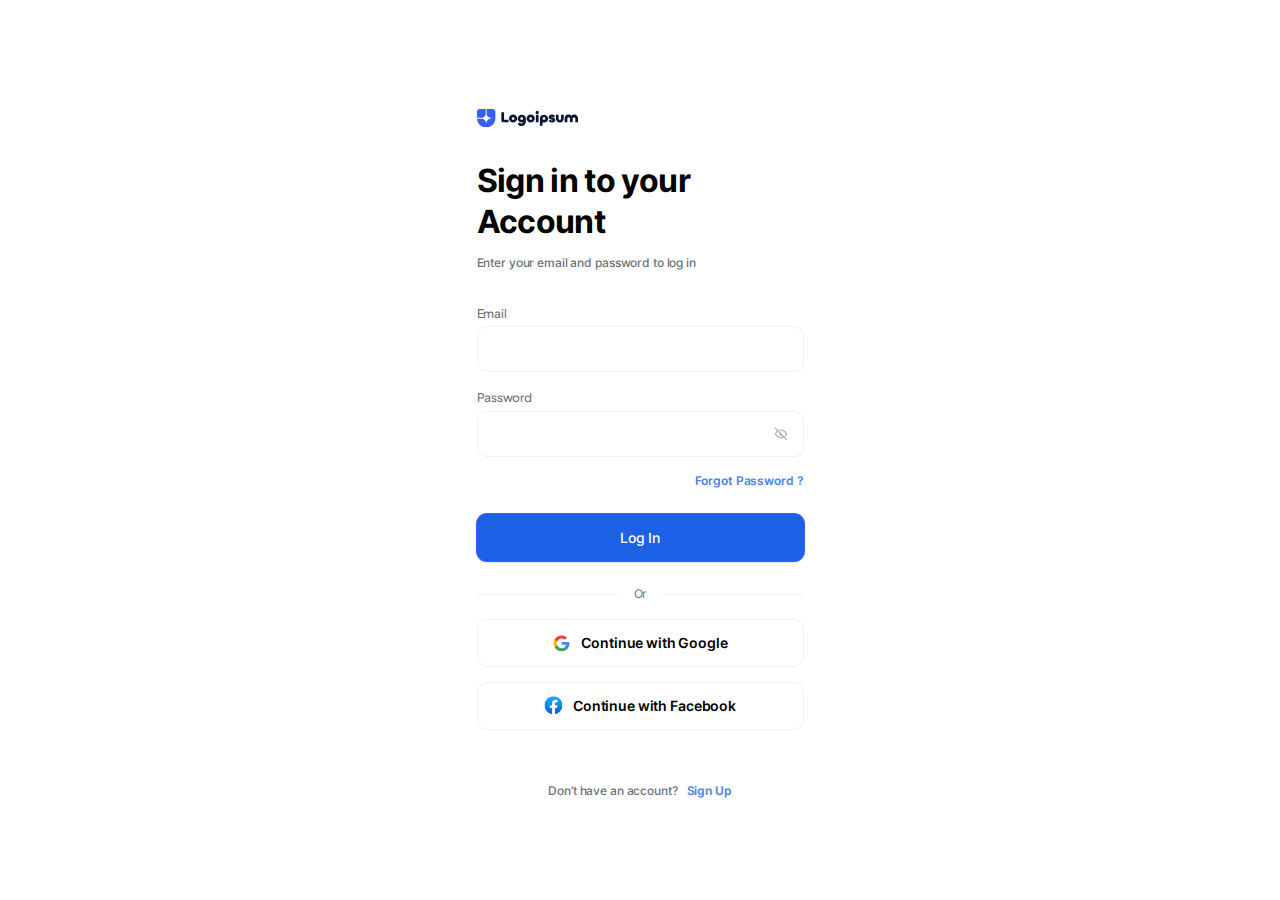
<file: index.html>
<!DOCTYPE html>
<html lang="en">

<head>
  <meta charset="UTF-8">
  <meta name="viewport" content="width=device-width, initial-scale=1.0">
  <title>Sign in to your Account</title>
  <link rel="icon" href="./assets/icons/favicon.svg" type="icons/svg+xml">
  <link rel="stylesheet" href="./assets/css/index.css">
</head>

<body>
  <div class="container">
    <img src="./assets/icons/logo.svg" alt="Logoipsum" class="logo">
    <div class="inner">
      <h2 class="title">
        Sign in to your Account
      </h2>
      <p class="description">
        Enter your email and password to log in
      </p>
    </div>
    <form action="/signin" method="post" class="form">
      <div class="form__fields">
        <label class="form__label">
          Email
          <input type="email" class="form__input">
        </label>
        <label class="form__label">
          Password
          <div class="form__input-wrapper">
            <input type="password" class="form__input">
            <button class="form__input-button">
              <img src="./assets/icons/eye-off.svg" alt="Eye" width="16" height="16" class="form__input-icon">
            </button>
          </div>
        </label>
        <a href="#" class="form__forgot-password">
          Forgot Password ?
        </a>
      </div>
      <button type="submit" class="form__submit">
        Log In
      </button>
      <div class="form__divider">
        <div class="form__divider-line"></div>
        <span class="form__divider-text">Or</span>
        <div class="form__divider-line"></div>
      </div>
      <div class="form__social-auth">
        <button type="button" class="form__social-auth_btn">
          <img src="./assets/icons/google.svg" alt="Google" class="form__social-auth_icon">
          Continue with Google
        </button>
        <button type="button" class="form__social-auth_btn">
          <img src="./assets/icons/facebook.svg" alt="Facebook" class="form__social-auth_icon">
          Continue with Facebook
        </button>
      </div>
    </form>
    <p class="signup__promt">
      Don’t have an account?
      <a href="#" class="signup__link">
        Sign Up
      </a>
    </p>
  </div>
</body>

</html>
</file>
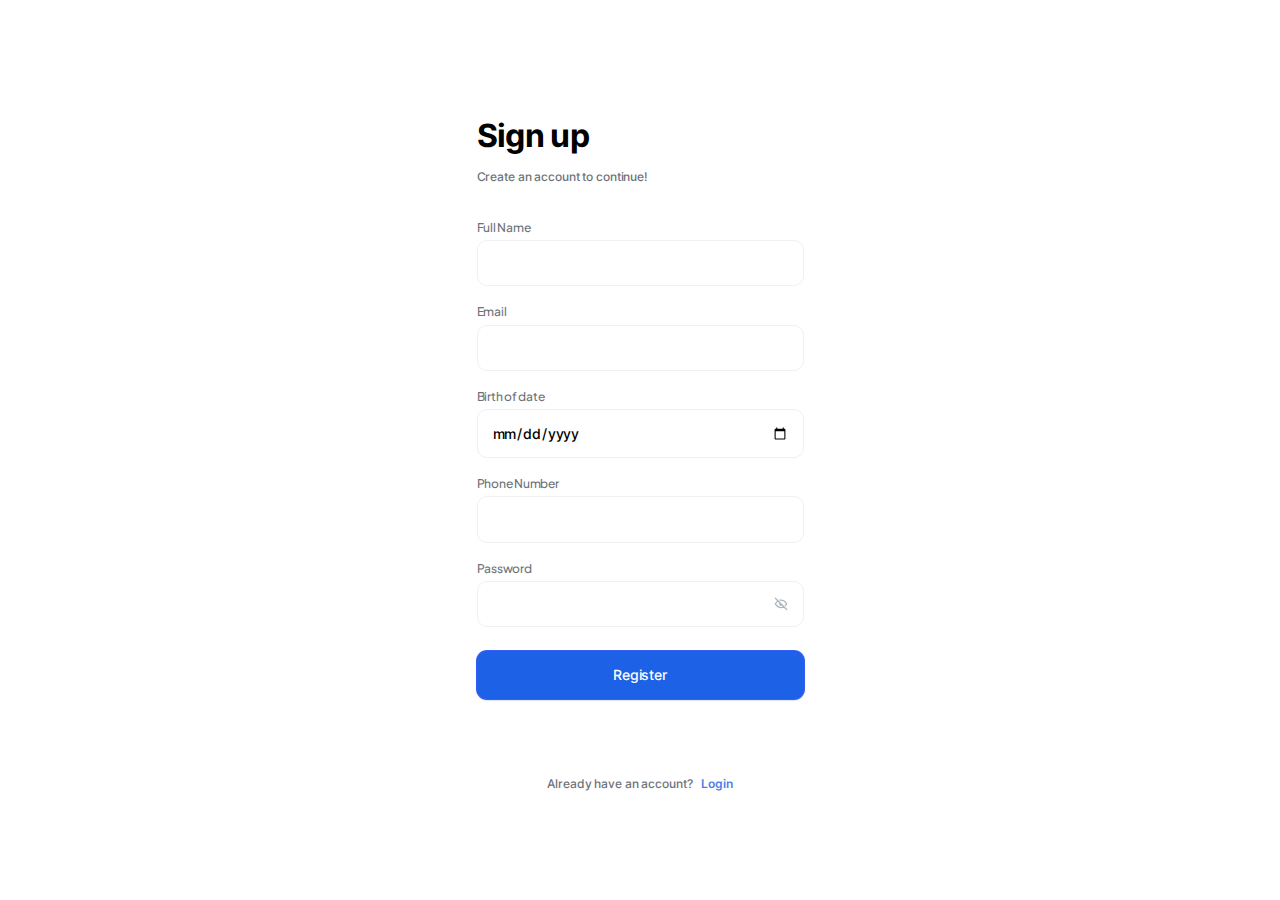
<file: registration.html>
<!DOCTYPE html>
<html lang="en">

<head>
  <meta charset="UTF-8">
  <meta name="viewport" content="width=device-width, initial-scale=1.0">
  <title>Sign up</title>
  <link rel="icon" href="./assets/icons/favicon.svg" type="icons/svg+xml">
  <link rel="stylesheet" href="./assets/css/index.css">
</head>

<body>
  <div class="container">
    <div class="inner">
      <h2 class="title">
        Sign up
      </h2>
      <p class="description">
        Create an account to continue!
      </p>
    </div>
    <form action="/signup" class="form">
      <div class="form__fields">
        <label class="form__label">
          Full Name
          <input type="text" class="form__input">
        </label>
        <label class="form__label">
          Email
          <input type="email" class="form__input">
        </label>
        <label class="form__label">
          Birth of date
          <input type="date" class="form__input">
        </label>
        <label class="form__label">
          Phone Number
          <input type="tel" class="form__input">
        </label>
        <label class="form__label">
          Password
          <div class="form__input-wrapper">
            <input type="password" class="form__input">
            <button class="form__input-button">
              <img src="./assets/icons/eye-off.svg" alt="Eye" width="16" height="16" class="form__input-icon">
            </button>
          </div>
        </label>
      </div>
      <button type="submit" class="form__submit">
        Register
      </button>
    </form>
    <p class="signup__promt">
      Already have an account?
      <a href="./index.html" class="signup__link">
        Login
      </a>
    </p>
  </div>
</body>

</html>
</file>
<file: assets/css/index.css>
@import url("./normalize.css");
@import url("./reset.css");
@import url("./fonts.css");
@import url("./variables.css");
@import url("./base.css");
</file>
